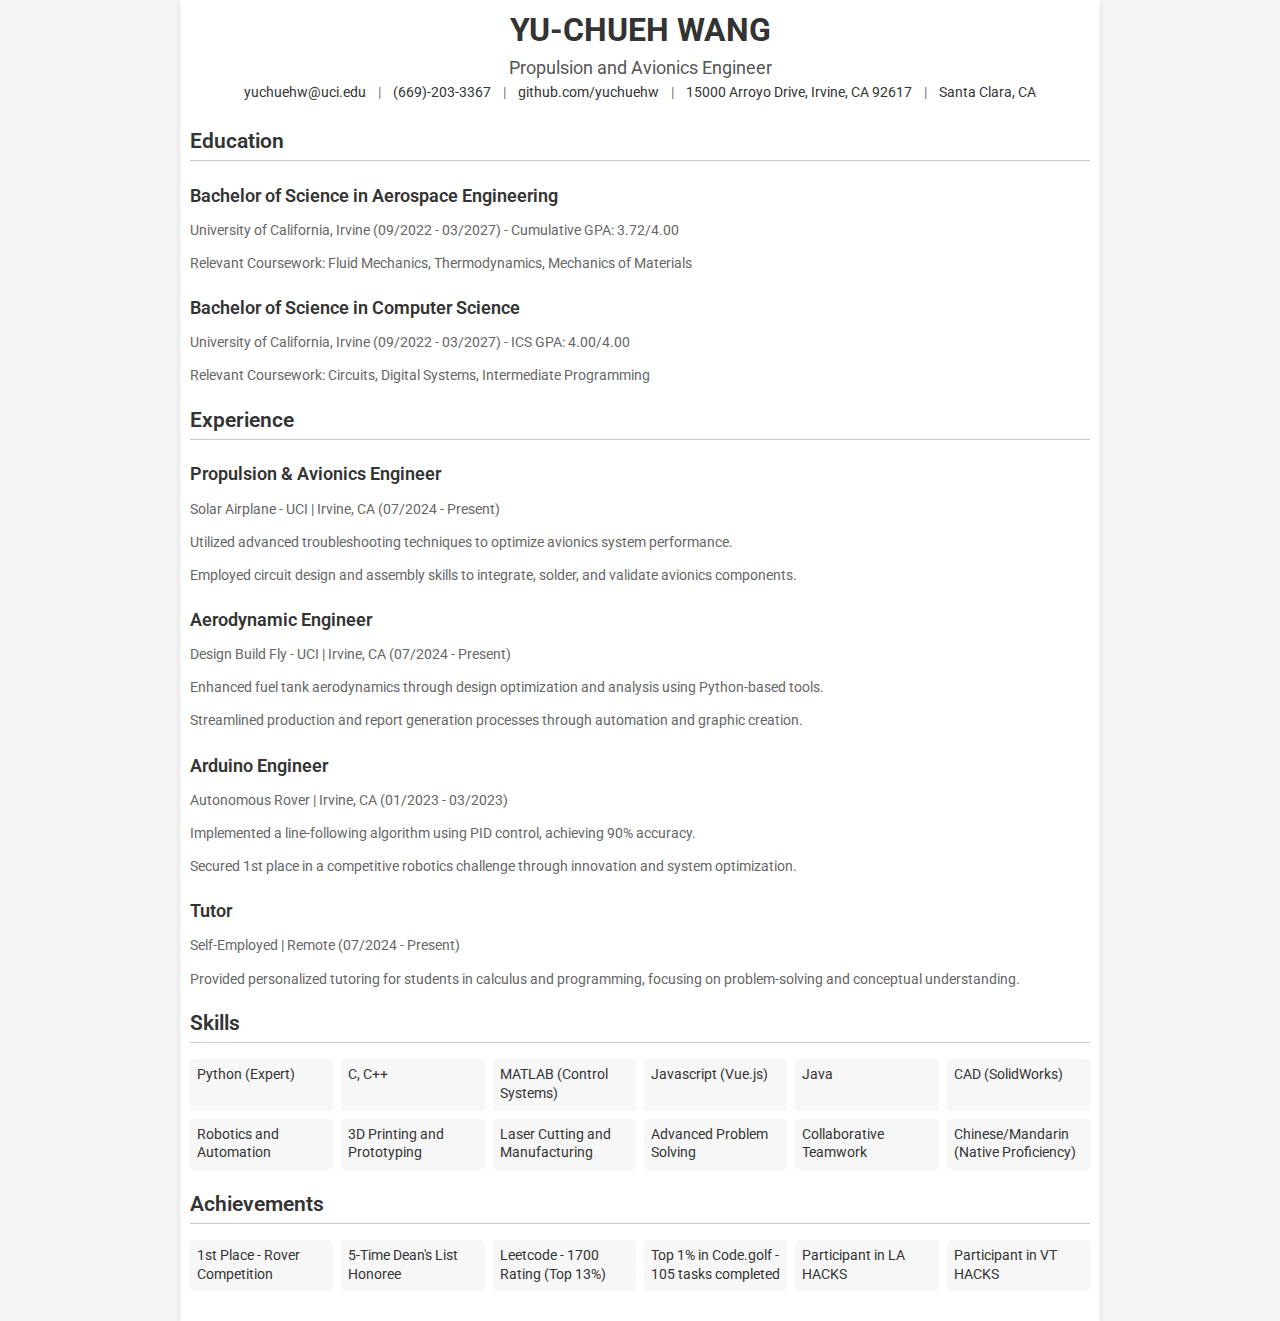
<file: resume/index.html>
<!DOCTYPE html>
<html lang="en">
<head>
    <meta charset="UTF-8">
    <meta name="viewport" content="width=device-width, initial-scale=1.0">
    <title>Yu-Chueh WANG - Resume</title>
    <link href="https://fonts.googleapis.com/css2?family=Roboto:wght@400;700&family=Open+Sans:wght@400;600&display=swap" rel="stylesheet">
    <style>
        body {
            font-family: 'Roboto', sans-serif;
            line-height: 1.3;
            margin: 0;
            padding: 0;
            background-color: #f4f4f4;
            color: #333;
        }
        .container {
            width: 90%;
            max-width: 900px;
            margin: 0 auto;
            padding: 10px;
            background-color: #fff;
            box-shadow: 0 2px 5px rgba(0, 0, 0, 0.1);
        }
        header {
            text-align: center;
            margin-bottom: 25px;
        }
        header h1 {
            font-size: 2em;
            font-weight: 700;
            margin: 0;
        }
        header h2 {
            font-size: 1.1em;
            font-weight: 400;
            color: #555;
            margin: 5px 0;
        }
        .contact-info {
            display: flex;
            justify-content: center;
            gap: 12px;
            font-size: 0.9em;
            color: #777;
        }
        .contact-info a {
            text-decoration: none;
            color: #333;
        }
        section {
            margin-bottom: 20px;
        }
        section h3 {
            font-size: 1.3em;
            font-weight: 600;
            border-bottom: 1px solid #ccc;
            padding-bottom: 5px;
            margin-bottom: 12px;
        }
        .experience, .education {
            list-style: none;
            padding-left: 0;
        }
        .experience li, .education li {
            margin-bottom: 10px;
        }
        .experience li h4, .education li h4 {
            font-size: 1.1em;
            font-weight: 600;
            margin-bottom: 3px;
        }
        .experience li p, .education li p {
            font-size: 0.9em;
            color: #666;
        }
        .skills-list, .achievements-list {
            display: grid;
            grid-template-columns: repeat(auto-fill, minmax(130px, 1fr));
            gap: 8px;
            list-style: none;
            padding-left: 0;
        }
        .skills-list li, .achievements-list li {
            background-color: #f7f7f7;
            padding: 7px;
            border-radius: 4px;
            font-size: 0.9em;
        }
    </style>
</head>
<body>

    <div class="container">
        <header>
            <h1 style="text-transform:uppercase">Yu-Chueh Wang</h1>
            <h2>Propulsion and Avionics Engineer</h2>
            <div class="contact-info">
                <a href="mailto:yuchuehw@uci.edu">yuchuehw@uci.edu</a> | 
                <a href="tel:(669)-203-3367">(669)-203-3367</a> | 
                <a href="https://github.com/yuchuehw" target="_blank">github.com/yuchuehw</a> |
                <a href="https://duckduckgo.com/?q=Irvine, CA&iaxm=maps" target="_blank">15000 Arroyo Drive, Irvine, CA 92617</a> |
		<a href="https://duckduckgo.com/?q=Santa Clara, CA&iaxm=maps" target="_blank">Santa Clara, CA</a>
            </div>
        </header>
<section>
    <h3>Education</h3>
    <ul class="education">
        <li>
            <h4>Bachelor of Science in Aerospace Engineering</h4>
            <p>University of California, Irvine (09/2022 - 03/2027) - Cumulative GPA: 3.72/4.00</p>
            <p>Relevant Coursework: Fluid Mechanics, Thermodynamics, Mechanics of Materials</p>
        </li>
        <li>
            <h4>Bachelor of Science in Computer Science</h4>
            <p>University of California, Irvine (09/2022 - 03/2027) - ICS GPA: 4.00/4.00</p>
            <p>Relevant Coursework: Circuits, Digital Systems, Intermediate Programming</p>
        </li>
    </ul>
</section>

<section>
    <h3>Experience</h3>
    <ul class="experience">
        <li>
            <h4>Propulsion & Avionics Engineer</h4>
            <p>Solar Airplane - UCI | Irvine, CA (07/2024 - Present)</p>
            <p>Utilized advanced troubleshooting techniques to optimize avionics system performance.</p>
            <p>Employed circuit design and assembly skills to integrate, solder, and validate avionics components.</p>
        </li>
        <li>
            <h4>Aerodynamic Engineer</h4>
            <p>Design Build Fly - UCI | Irvine, CA (07/2024 - Present)</p>
            <p>Enhanced fuel tank aerodynamics through design optimization and analysis using Python-based tools.</p>
            <p>Streamlined production and report generation processes through automation and graphic creation.</p>
        </li>
        <li>
            <h4>Arduino Engineer</h4>
            <p>Autonomous Rover | Irvine, CA (01/2023 - 03/2023)</p>
            <p>Implemented a line-following algorithm using PID control, achieving 90% accuracy.</p>
            <p>Secured 1st place in a competitive robotics challenge through innovation and system optimization.</p>
        </li>
        <li>
            <h4>Tutor</h4>
            <p>Self-Employed | Remote (07/2024 - Present)</p>
            <p>Provided personalized tutoring for students in calculus and programming, focusing on problem-solving and conceptual understanding.</p>
        </li>
    </ul>
</section>

<section>
    <h3>Skills</h3>
    <ul class="skills-list">
        <li>Python (Expert)</li>
        <li>C, C++</li>
        <li>MATLAB (Control Systems)</li>
        <li>Javascript (Vue.js)</li>
        <li>Java</li>
        <li>CAD (SolidWorks)</li>
        <li>Robotics and Automation</li>
        <li>3D Printing and Prototyping</li>
        <li>Laser Cutting and Manufacturing</li>
        <li>Advanced Problem Solving</li>
        <li>Collaborative Teamwork</li>
        <li>Chinese/Mandarin (Native Proficiency)</li>
    </ul>
</section>

<section>
    <h3>Achievements</h3>
    <ul class="achievements-list">
        <li>1st Place - Rover Competition</li>
        <li>5-Time Dean's List Honoree</li>
        <li>Leetcode - 1700 Rating (Top 13%)</li>
        <li>Top 1% in Code.golf - 105 tasks completed</li>
        <li>Participant in LA HACKS</li>
        <li>Participant in VT HACKS</li>
    </ul>
</section>
    </div>

</body>
</html>
</file>
